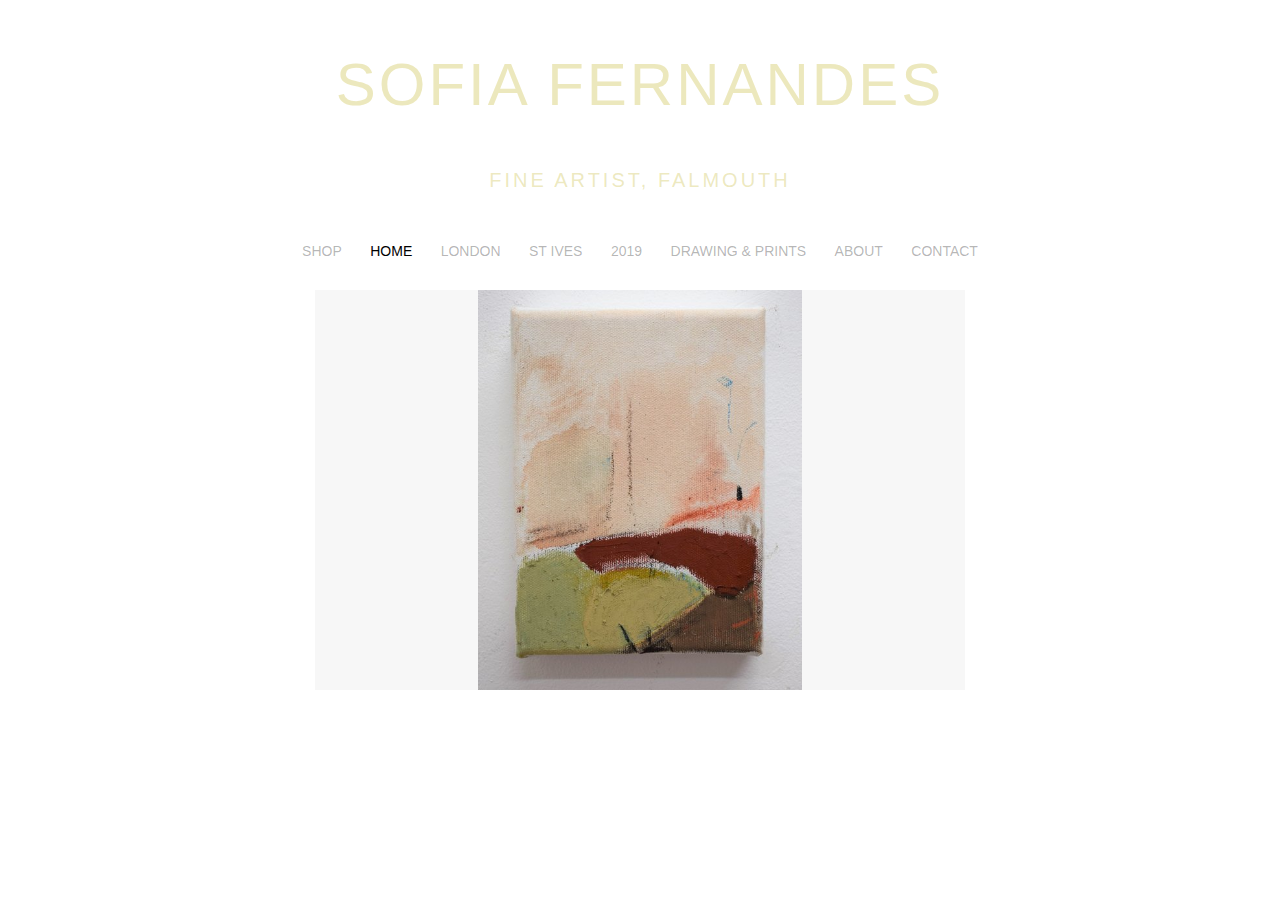
<file: index.html>
<!DOCTYPE html>
<html lang="en">
<head>
	<meta charset="UFT-8">
	<meta name="viewport" content="width=device-width, initial-scale=1.0">
	<title>Sofia Fernandes</title>
	
	<!-- === CSS === -->
	<link rel="stylesheet" href="css/style.css"/>
	<link rel="stylesheet" href="css/media-style.css"/>
</head>
<body>
	<div class="top-nav">
		<div class="tn-inner-wrap">
			<ul class="top-nav-links">
				<!--<li><a href="#">SHOP</a></li>-->
				<li class="active"><a href="#">HOME</a></li>
				<li><a href="london.html">LONDON</a></li>
				<li><a href="st-ives.html">ST IVES</a></li>
				<li><a href="2019.html">2019</a></li>
				<li><a href="drawings-prints.html">DRAWING &#38; PRINTS</a></li>
				<li><a href="about.html">ABOUT</a></li>
				<li><a href="contact.html">CONTACT</a></li>
			</ul>
			
			<div class="menu-wrap">
				<a>Menu</a>
			</div>
		</div>
	</div>

	<header class="header-content">
		<div>
		</div>
		<h1>Sofia Fernandes</h1>
		<p>FINE ARTIST, FALMOUTH</>
	</header>
	
	<nav>
		<ul class="nav-links">
			<li><a href="#">SHOP</a></li>
			<li class="active"><a href="#">HOME</a></li>
			<li><a href="london.html">LONDON</a></li>
			<li><a href="st-ives.html">ST IVES</a></li>
			<li><a href="2019.html">2019</a></li>
			<li><a href="drawings-prints.html">DRAWING &#38; PRINTS</a></li>
			<li><a href="about.html">ABOUT</a></li>
			<li><a href="contact.html">CONTACT</a></li>
		</ul>
	</nav>
	
	<section class="slideshow">
		<div class="slideshow-container fade">
			<div class="my-slides fade">
				<img src="images/slideshow/0.jfif" class="slideshow-img">
			</div>
			<div class="my-slides fade">
				<img src="images/slideshow/1.jfif" class="slideshow-img">
			</div>
			<div class="my-slides fade">
				<img src="images/slideshow/2.jfif" class="slideshow-img">
			</div>
			<div class="my-slides fade">
				<img src="images/slideshow/3.jfif" class="slideshow-img">
			</div>
			<div class="my-slides fade">
				<img src="images/slideshow/4.jfif" class="slideshow-img">
			</div>
			<div class="my-slides fade">
				<img src="images/slideshow/5.jfif" class="slideshow-img">
			</div>
			<div class="my-slides fade">
				<img src="images/slideshow/6.jfif" class="slideshow-img">
			</div>
			<div class="my-slides fade">
				<img src="images/slideshow/7.jfif" class="slideshow-img">
			</div>
			<div class="my-slides fade">
				<img src="images/slideshow/8.jfif" class="slideshow-img">
			</div>
		<div>
	</section>
	<footer>
	</footer>

	
	<script>
		let slideIndex = 0;
		showSlides();

		function showSlides() {
			let i;
			let slides = document.getElementsByClassName("my-slides");
			for (i = 0; i < slides.length; i++) {
			slides[i].style.display = "none";  
			}
			slideIndex++;
			if (slideIndex > slides.length) {slideIndex = 1}    
			slides[slideIndex-1].style.display = "block"; 
			setTimeout(showSlides, 3000); // Change image every 3 seconds
		}
		
		const menubtn = document.querySelector('.menu-wrap')
		const topNav = document.querySelector('.top-nav')
		
		menubtn.addEventListener('click', ()=>{
		topNav.classList.toggle('mobile-menu')
		})
	</script>
</body>
</html>
</file>
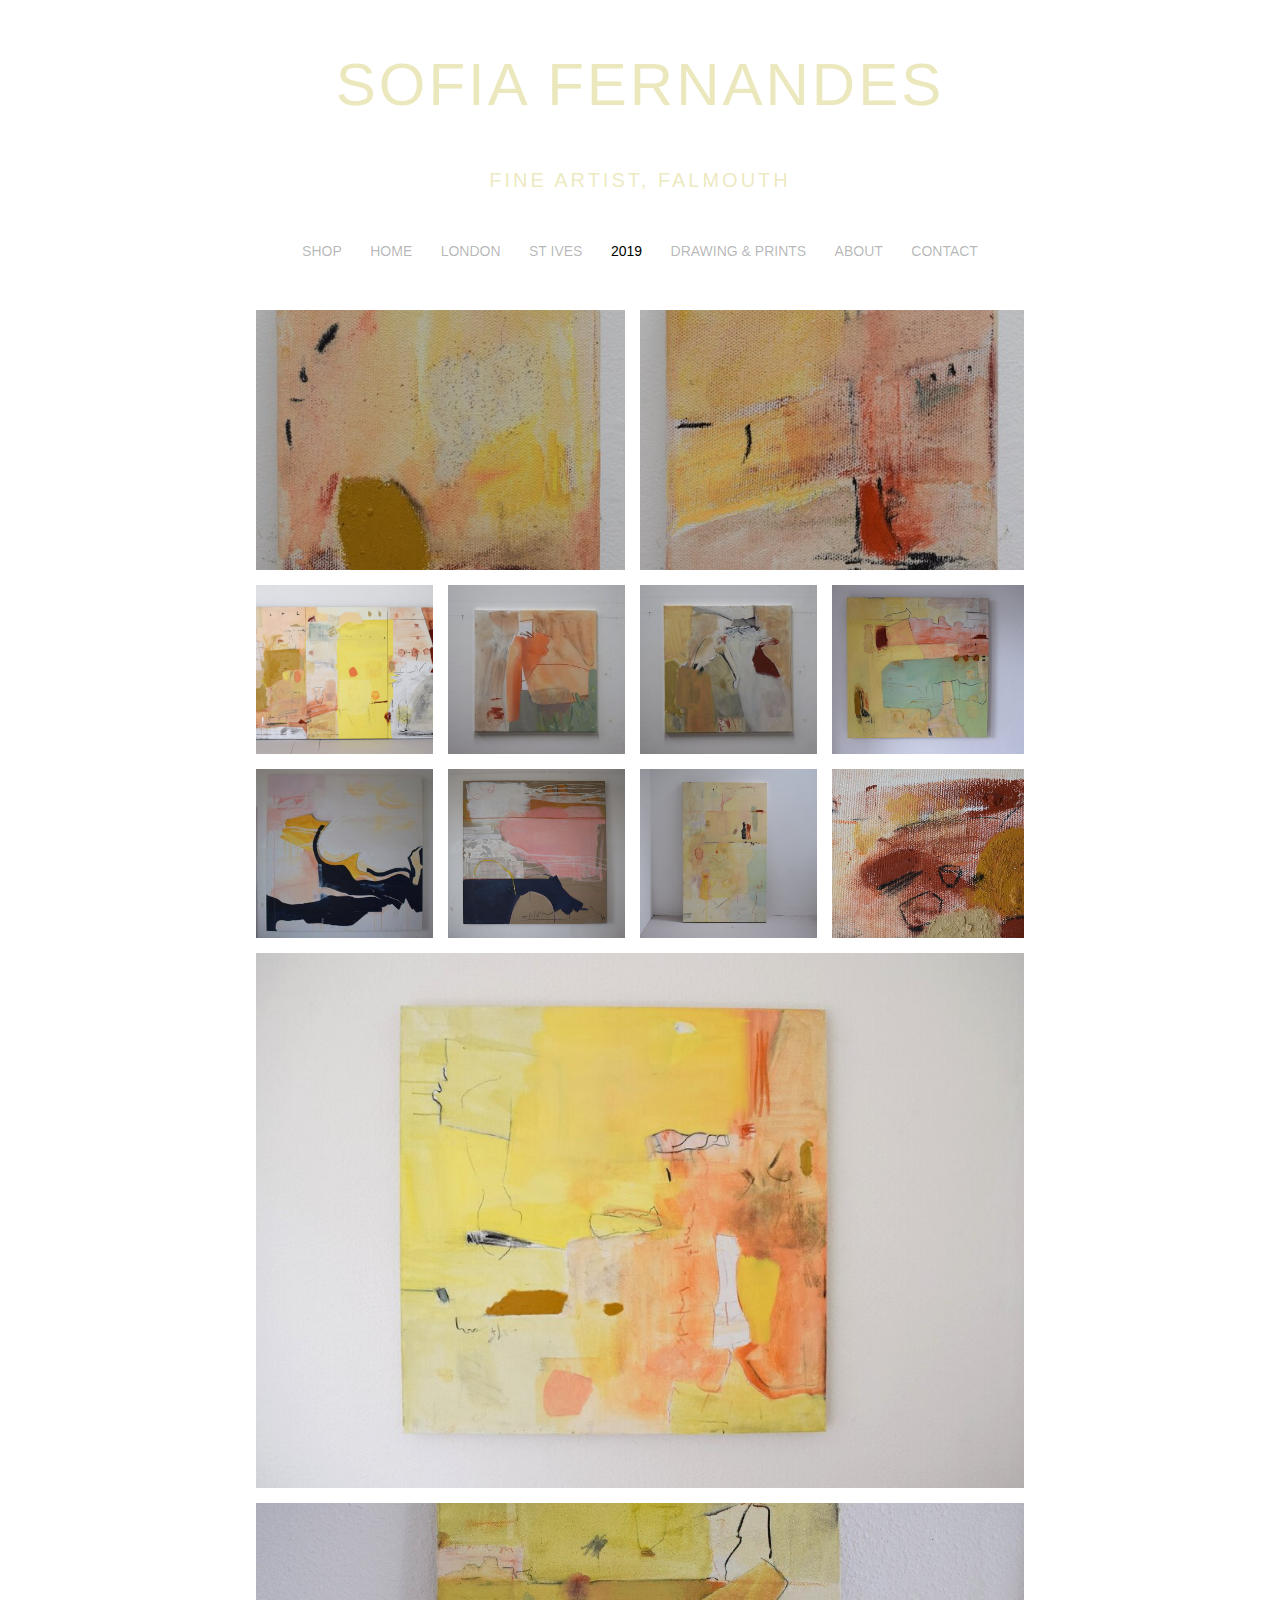
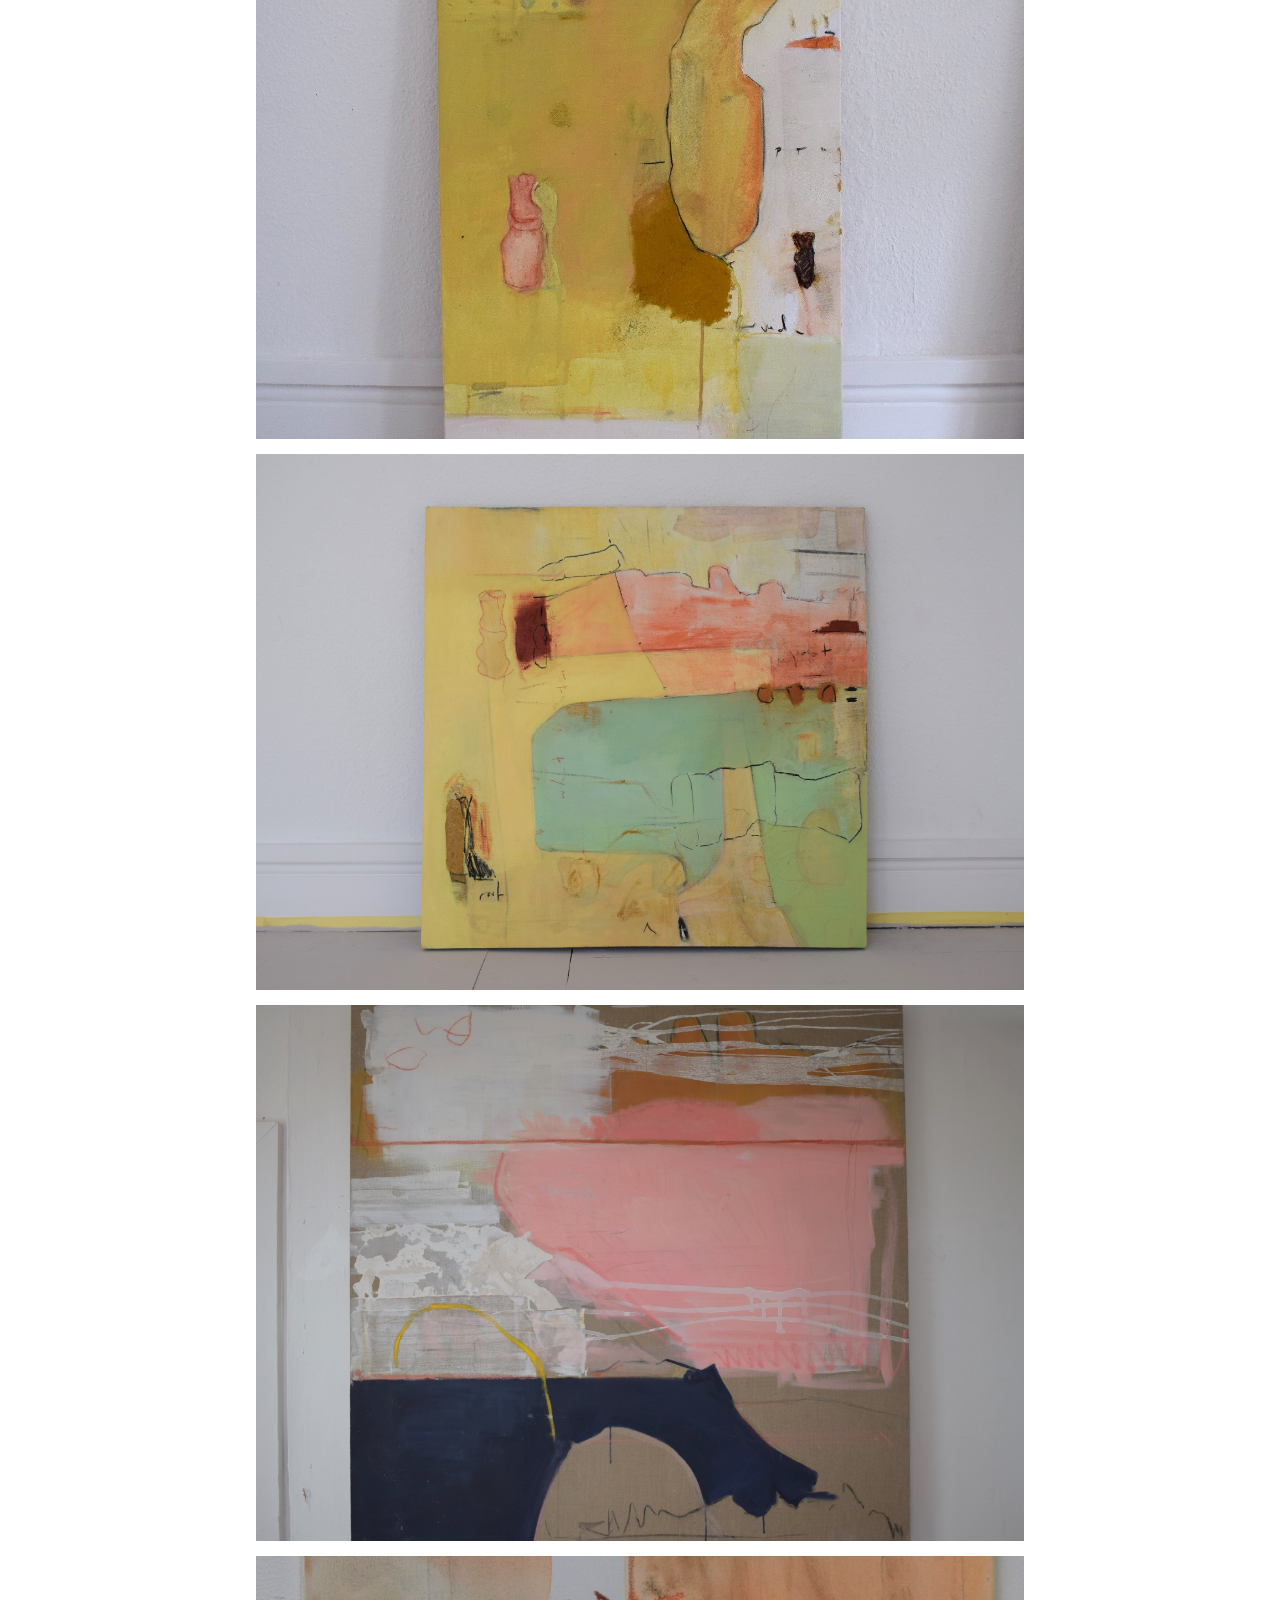
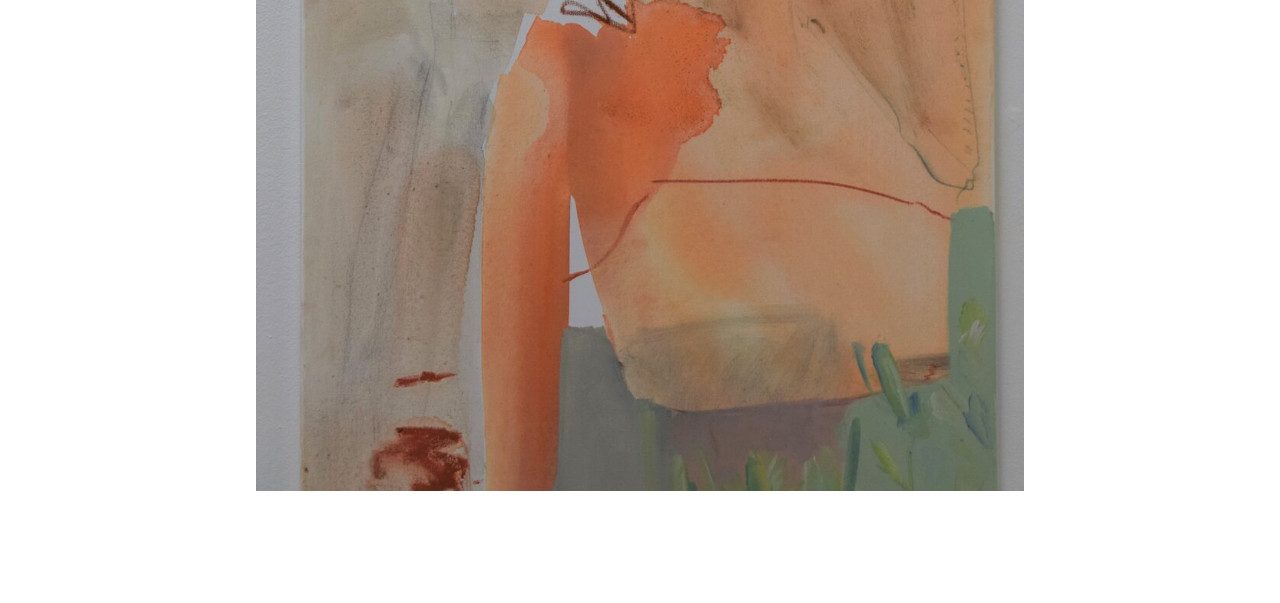
<file: 2019.html>
<!DOCTYPE html>
<html lang="en">
<head>
	<meta charset="UFT-8">
	<meta name="viewport" content="width=device-width, initial-scale=1.0">
	<title>Sofia Fernandes</title>
	
	<!-- === CSS === -->
	<link rel="stylesheet" href="css/style.css"/>
	<link rel="stylesheet" href="css/media-style.css"/>
</head>
<body>
	<div class="top-nav">
		<div class="tn-inner-wrap">
			<ul class="top-nav-links">
				<!--<li><a href="#">SHOP</a></li>-->
				<li><a href="index.html">HOME</a></li>
				<li><a href="london.html">LONDON</a></li>
				<li><a href="st-ives.html">ST IVES</a></li>
				<li class="active"><a href="">2019</a></li>
				<li><a href="drawings-prints.html">DRAWING &#38; PRINTS</a></li>
				<li><a href="about.html">ABOUT</a></li>
				<li><a href="contact.html">CONTACT</a></li>
			</ul>
			
			<div class="menu-wrap">
				<a>Menu</a>
			</div>
		</div>
	</div>

	<header class="header-content">
		<div>
		</div>
		<h1>Sofia Fernandes</h1>
		<p>FINE ARTIST, FALMOUTH</>
	</header>
	
	<nav>
		<ul class="nav-links">
			<li><a href="#">SHOP</a></li>
			<li><a href="index.html">HOME</a></li>
			<li><a href="london.html">LONDON</a></li>
			<li><a href="st-ives.html">ST IVES</a></li>
			<li class="active"><a href="#">2019</a></li>
			<li><a href="drawings-prints.html">DRAWING &#38; PRINTS</a></li>
			<li><a href="about.html">ABOUT</a></li>
			<li><a href="contact.html">CONTACT</a></li>
		</ul>
	</nav>
	
	<section class="gallery">
		<div class="gallery-content">
			<!--row 1-->
			<figure class="gallery-item gallery-item-1">
				<img src="images/2019/r1-img-1.jfif" class="gallery-img">
			</figure>
			<figure class="gallery-item gallery-item-2">
				<img src="images/2019/r1-img-2.jfif" class="gallery-img">
			</figure>
			<!--row 2-->
			<figure class="gallery-item gallery-item-3">
				<img src="images/2019/r2-img-1.png" class="gallery-img">
			</figure>
			<figure class="gallery-item gallery-item-4">
				<img src="images/2019/r2-img-2.jfif" class="gallery-img">
			</figure>
			<figure class="gallery-item gallery-item-5">
				<img src="images/2019/r2-img-3.jfif" class="gallery-img">
			</figure>
			<figure class="gallery-item gallery-item-6">
				<img src="images/2019/r2-img-4.jfif" class="gallery-img">
			</figure>
			<!--row 3-->
			<figure class="gallery-item gallery-item-7">
				<img src="images/2019/r3-img-1.jfif" class="gallery-img">
			</figure>
			<figure class="gallery-item gallery-item-8">
				<img src="images/2019/r3-img-2.jfif" class="gallery-img">
			</figure>
			<figure class="gallery-item gallery-item-9">
				<img src="images/2019/r3-img-3.jfif" class="gallery-img">
			</figure>
			<figure class="gallery-item gallery-item-10">
				<img src="images/2019/r3-img-4.jfif" class="gallery-img">
			</figure>
			<!--row 4-->
			<figure class="gallery-item gallery-item-11">
				<img src="images/2019/r4-img-1.jpg" class="gallery-img">
			</figure>
			<!--row 5-->
			<figure class="gallery-item gallery-item-12">
				<img src="images/2019/r5-img-1.jpg" class="gallery-img">
			</figure>
			<!--row 6-->
			<figure class="gallery-item gallery-item-13">
				<img src="images/2019/r6-img-1.jfif" class="gallery-img">
			</figure>
			<!--row 7-->
			<figure class="gallery-item gallery-item-14">
				<img src="images/2019/r7-img-1.jfif" class="gallery-img">
			</figure>
			<!--row 8-->
			<figure class="gallery-item gallery-item-15">
				<img src="images/2019/r8-img-1.jfif" class="gallery-img">
			</figure>
		</div>
	</section>
	
	<footer>
	</footer>

	
	<script>
		const menubtn = document.querySelector('.menu-wrap')
		const topNav = document.querySelector('.top-nav')
		
		menubtn.addEventListener('click', ()=>{
		topNav.classList.toggle('mobile-menu')
		})
	</script>
</body>
</html>

<!-- https://www.freecodecamp.org/news/how-to-create-an-image-gallery-with-css-grid-e0f0fd666a5c/ -->
</file>
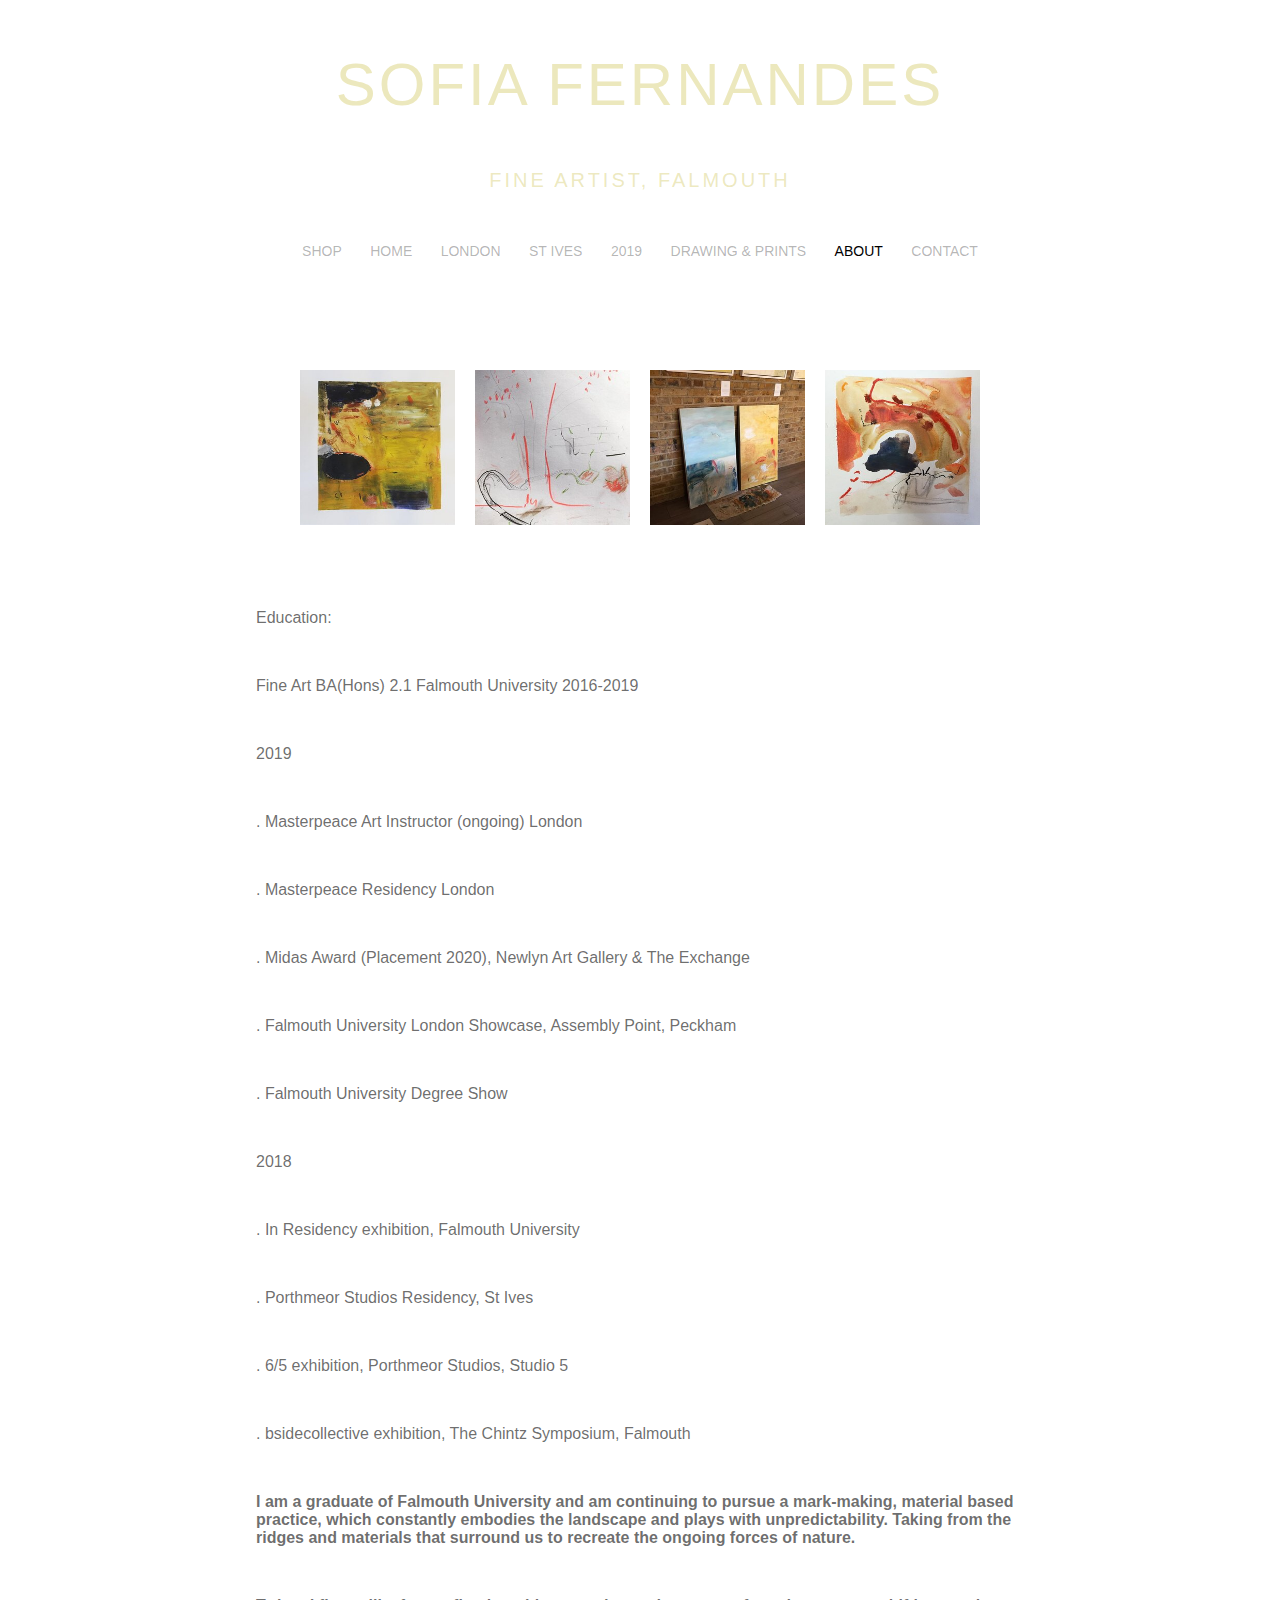
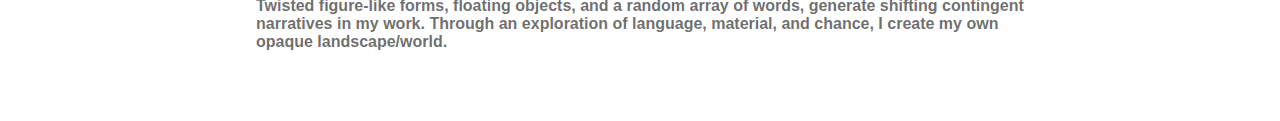
<file: about.html>
<!DOCTYPE html>
<html lang="en">
<head>
	<meta charset="UFT-8">
	<meta name="viewport" content="width=device-width, initial-scale=1.0">
	<title>Sofia Fernandes</title>
	
	<!-- === CSS === -->
	<link rel="stylesheet" href="css/style.css"/>
	<link rel="stylesheet" href="css/media-style.css"/>
</head>
<body>
	<div class="top-nav">
		<div class="tn-inner-wrap">
			<ul class="top-nav-links">
				<!--<li><a href="#">SHOP</a></li>-->
				<li><a href="index.html">HOME</a></li>
				<li><a href="london.html">LONDON</a></li>
				<li><a href="st-ives.html">ST IVES</a></li>
				<li><a href="2019.html">2019</a></li>
				<li><a href="drawings-prints.html">DRAWING &#38; PRINTS</a></li>
				<li class="active"><a href="#">ABOUT</a></li>
				<li><a href="contact.html">CONTACT</a></li>
			</ul>
			
			<div class="menu-wrap">
				<a>Menu</a>
			</div>
		</div>
	</div>

	<header class="header-content">
		<h1>Sofia Fernandes</h1>
		<p>FINE ARTIST, FALMOUTH</>
	</header>
	
	<nav>
		<ul class="nav-links">
			<li><a href="#">SHOP</a></li>
			<li><a href="index.html">HOME</a></li>
			<li><a href="london.html">LONDON</a></li>
			<li><a href="st-ives.html">ST IVES</a></li>
			<li><a href="2019.html">2019</a></li>
			<li><a href="drawings-prints.html">DRAWING &#38; PRINTS</a></li>
			<li class="active"><a href="#">ABOUT</a></li>
			<li><a href="contact.html">CONTACT</a></li>
		</ul>
	</nav>
	
	<section class="about">
		<div class="content-container">
			<div class="img-strip">
				<figure>
					<img src="images/about/img-1.jpeg">
				</figure>
				<figure>
					<img src="images/about/img-2.jpeg">
				</figure>
				<figure>
					<img src="images/about/img-3.jpeg">
				</figure>
				<figure>
					<img src="images/about/img-4.jpeg">
				</figure>
			</div>
			<div class="education">
				<p>Education:</p>
				<p>Fine Art BA(Hons) 2.1 Falmouth University 2016-2019</p>
				<p>2019 </p>
				<p>. Masterpeace Art Instructor (ongoing) London</p>
				<p>. Masterpeace Residency London</p>
				<p>. Midas Award (Placement 2020), Newlyn Art Gallery & The Exchange </p>
				<p>. Falmouth University London Showcase, Assembly Point, Peckham</p>
				<p>. Falmouth University Degree Show</p>
				<p>2018</p>
				<p>. In Residency exhibition, Falmouth University</p>
				<p>. Porthmeor Studios Residency, St Ives</p>
				<p>. 6/5 exhibition, Porthmeor Studios, Studio 5</p>
				<p>. bsidecollective exhibition, The Chintz Symposium, Falmouth</p>
				
				<p><strong>I am a graduate of Falmouth University and am continuing to pursue a mark-making, 
						   material based practice, which constantly embodies the landscape and plays with 
						   unpredictability. Taking from the ridges and materials that surround us to recreate 
						   the ongoing forces of nature.</strong></p>
				<p><strong>Twisted figure-like forms, floating objects, and a random array of words, generate 
						   shifting contingent narratives in my work. Through an exploration of language, material, 
						   and chance, I create my own opaque landscape/world.</strong></p>
			</div>
		</div>
	</section>
	
	<footer>
	</footer>

	
	<script>
		const menubtn = document.querySelector('.menu-wrap')
		const topNav = document.querySelector('.top-nav')
		
		menubtn.addEventListener('click', ()=>{
		topNav.classList.toggle('mobile-menu')
		})
	</script>
</body>
</html>

<!-- https://www.freecodecamp.org/news/how-to-create-an-image-gallery-with-css-grid-e0f0fd666a5c/ -->
</file>
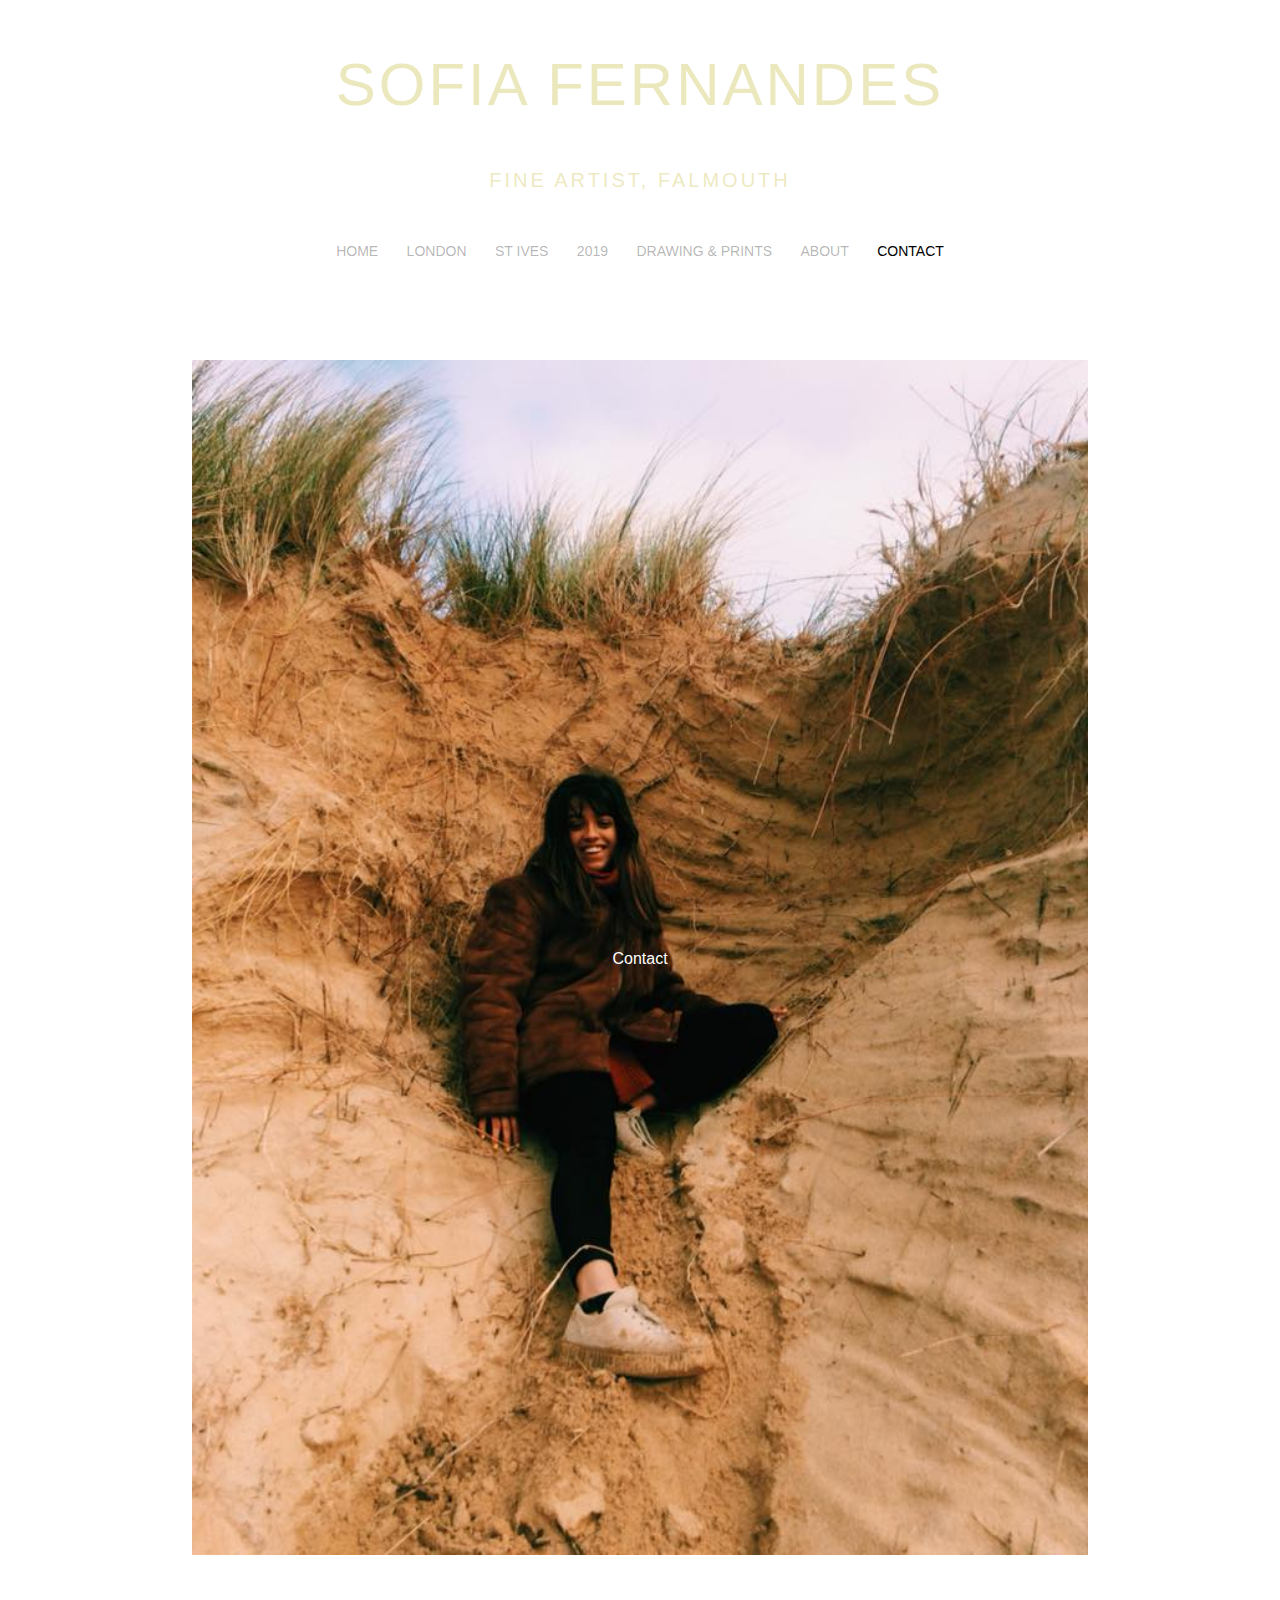
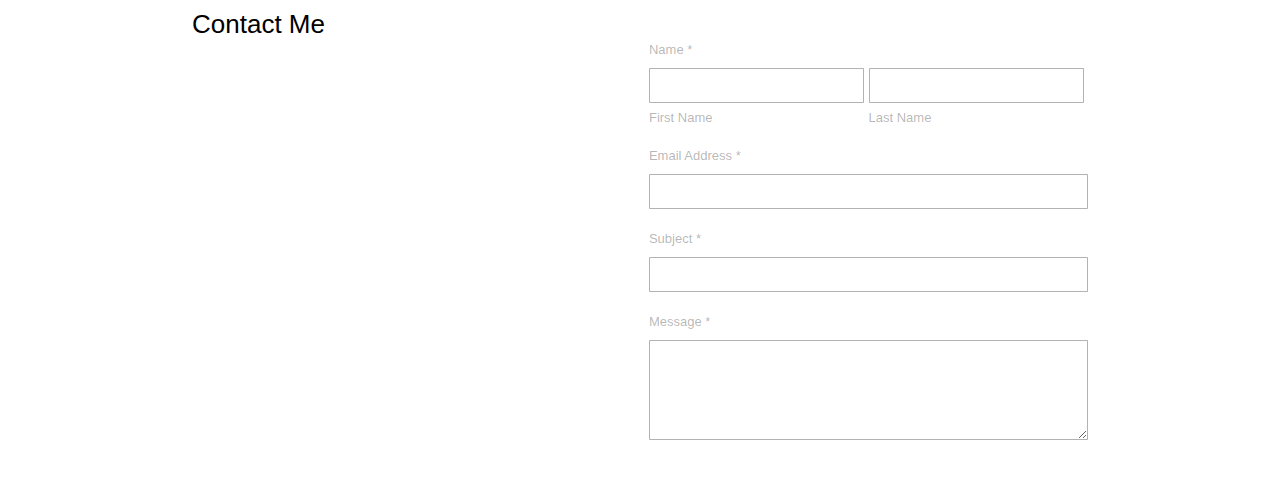
<file: contact.html>
<!DOCTYPE html>
<html lang="en">
<head>
	<meta charset="UFT-8">
	<meta name="viewport" content="width=device-width, initial-scale=1.0">
	<title>Sofia Fernandes</title>
	
	<!-- === CSS === -->
	<link rel="stylesheet" href="css/style.css"/>
	<link rel="stylesheet" href="css/media-style.css"/>
</head>
<body>
	<div class="top-nav">
		<div class="tn-inner-wrap">
			<ul class="top-nav-links">
				<li><a href="#">SHOP</a></li>
				<li><a href="index.html">HOME</a></li>
				<li><a href="london.html">LONDON</a></li>
				<li><a href="st-ives.html">ST IVES</a></li>
				<li><a href="2019.html">2019</a></li>
				<li><a href="drawings-prints.html">DRAWING &#38; PRINTS</a></li>
				<li><a href="about.html">ABOUT</a></li>
				<li class="active"><a href="">CONTACT</a></li>
			</ul>
			
			<div class="menu-wrap">
				<a>Menu</a>
			</div>
		</div>
	</div>

	<header class="header-content">
		<div>
		</div>
		<h1>Sofia Fernandes</h1>
		<p>FINE ARTIST, FALMOUTH</>
	</header>
	
	<nav>
		<ul class="nav-links">
			<!--<li><a href="#">SHOP</a></li>-->
			<li><a href="index.html">HOME</a></li>
			<li><a href="london.html">LONDON</a></li>
			<li><a href="st-ives.html">ST IVES</a></li>
			<li><a href="2019.html">2019</a></li>
			<li><a href="drawings-prints.html">DRAWING &#38; PRINTS</a></li>
			<li><a href="about.html">ABOUT</a></li>
			<li class="active"><a href="#">CONTACT</a></li>
		</ul>
	</nav>
	
	<section class="contact">
		<div class="content-container">
			<div class="page-image"> <!-- Class name needs changing -->
				<figure>
					<img src="images/contact/img-1.jpg">
				</figure>
				<p>Contact</p>
			</div>
			
			<div class="contact-form">
				<div class="form-content">
					<div class="form-title">
						<h2>Contact Me</h2>
					</div>
					<div class="form">
						<div class="name-section">
							<label for="name">Name *</label><br>
							<input type="text" id="fname" value="">
							<input type="text" id="lname" value="">
							<label for="name" class="first-name">First Name</label>
							<label for="name" class="last-name">Last Name</label>
						</div>
						<div class="email-section">
							<label for="email">Email Address *</label><br>
							<input type="text" id="email" value="">
						</div>
						<div class="Subject-section">
							<label for="subject">Subject *</label><br>
							<input type="text" id="subject" value="">
						</div>
						<div class="message-section">
							<label for="messgae">Message *</label><br>
							<textarea aria-required="true"></textarea>
						</div>
					</div>
				</div>
			</div>
		</div>
	</section>
	
	<footer>
	</footer>

	
	<script>
		const menubtn = document.querySelector('.menu-wrap')
		const topNav = document.querySelector('.top-nav')
		
		menubtn.addEventListener('click', ()=>{
		topNav.classList.toggle('mobile-menu')
		})
	</script>
</body>
</html>

<!-- https://www.freecodecamp.org/news/how-to-create-an-image-gallery-with-css-grid-e0f0fd666a5c/ -->
</file>
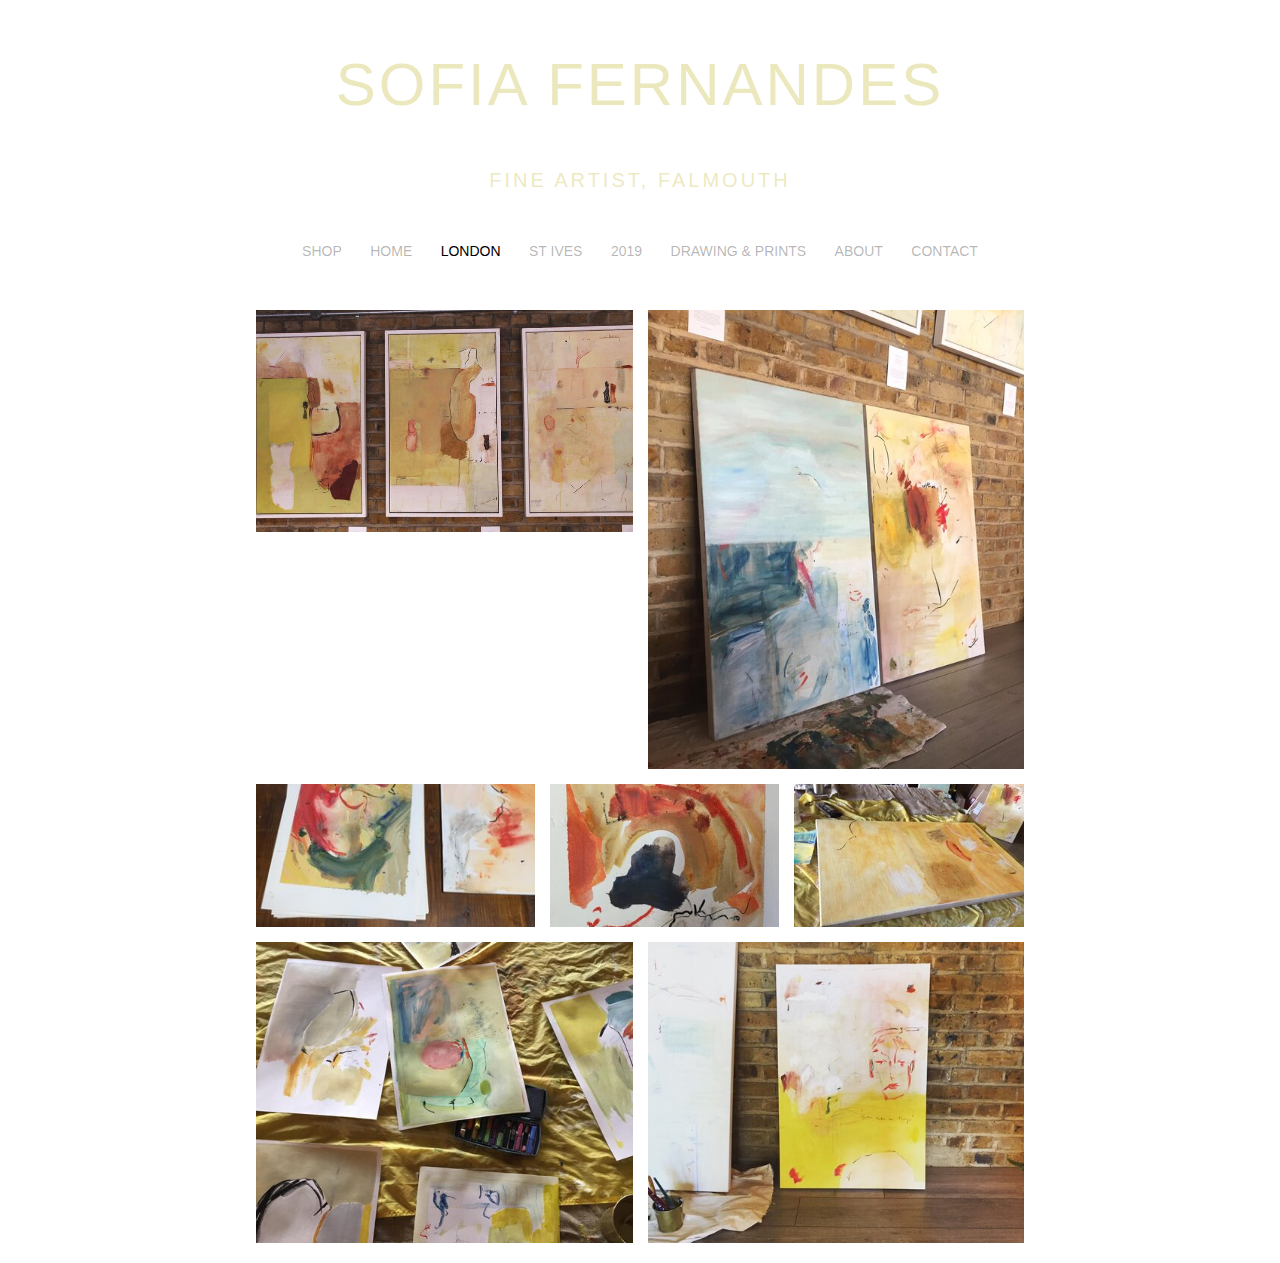
<file: london.html>
<!DOCTYPE html>
<html lang="en">
<head>
	<meta charset="UFT-8">
	<meta name="viewport" content="width=device-width, initial-scale=1.0">
	<title>Sofia Fernandes</title>
	
	<!-- === CSS === -->
	<link rel="stylesheet" href="css/style.css"/>
	<link rel="stylesheet" href="css/media-style.css"/>
</head>
<body>
	<div class="top-nav">
		<div class="tn-inner-wrap">
			<ul class="top-nav-links">
				<!--<li><a href="#">SHOP</a></li>-->
				<li><a href="index.html">HOME</a></li>
				<li class="active"><a href="#">LONDON</a></li>
				<li><a href="st-ives.html">ST IVES</a></li>
				<li><a href="2019.html">2019</a></li>
				<li><a href="drawings-prints.html">DRAWING &#38; PRINTS</a></li>
				<li><a href="about.html">ABOUT</a></li>
				<li><a href="contact.html">CONTACT</a></li>
			</ul>
			
			<div class="menu-wrap">
				<a>Menu</a>
			</div>
		</div>
	</div>

	<header class="header-content">
		<div>
		</div>
		<h1>Sofia Fernandes</h1>
		<p>FINE ARTIST, FALMOUTH</>
	</header>
	
	<nav>
		<ul class="nav-links">
			<li><a href="#">SHOP</a></li>
			<li><a href="index.html">HOME</a></li>
			<li class="active"><a href="#">LONDON</a></li>
			<li><a href="st-ives.html">ST IVES</a></li>
			<li><a href="2019.html">2019</a></li>
			<li><a href="drawings-prints.html">DRAWING &#38; PRINTS</a></li>
			<li><a href="about.html">ABOUT</a></li>
			<li><a href="contact.html">CONTACT</a></li>
		</ul>
	</nav>
	
	<section class="gallery">
		<div class="london-gallery-content">
			<figure class="gallery-item gallery-item--1">
				<img src="images/london/img-1.jpg" class="gallery-img">
			</figure>
			<figure class="gallery-item gallery-item--2">
				<img src="images/london/img-2.jpg" class="gallery-img">
			</figure>
			<figure class="gallery-item gallery-item--3">
				<img src="images/london/img-3.jpg" class="gallery-img">
			</figure>
			<figure class="gallery-item gallery-item--4">
				<img src="images/london/img-4.jpg" class="gallery-img">
			</figure>
			<figure class="gallery-item gallery-item--5">
				<img src="images/london/img-5.jpg" class="gallery-img">
			</figure>
			<figure class="gallery-item gallery-item--6">
				<img src="images/london/img-6.jpg" class="gallery-img">
			</figure>
			<figure class="gallery-item gallery-item--7">
				<img src="images/london/img-7.jpg" class="gallery-img">
			</figure>
		</div>
	</section>
	
	<footer>
	</footer>

	
	<script>
		const menubtn = document.querySelector('.menu-wrap')
		const topNav = document.querySelector('.top-nav')
		
		menubtn.addEventListener('click', ()=>{
		topNav.classList.toggle('mobile-menu')
		})
	</script>
</body>
</html>

<!-- https://www.freecodecamp.org/news/how-to-create-an-image-gallery-with-css-grid-e0f0fd666a5c/ -->
</file>
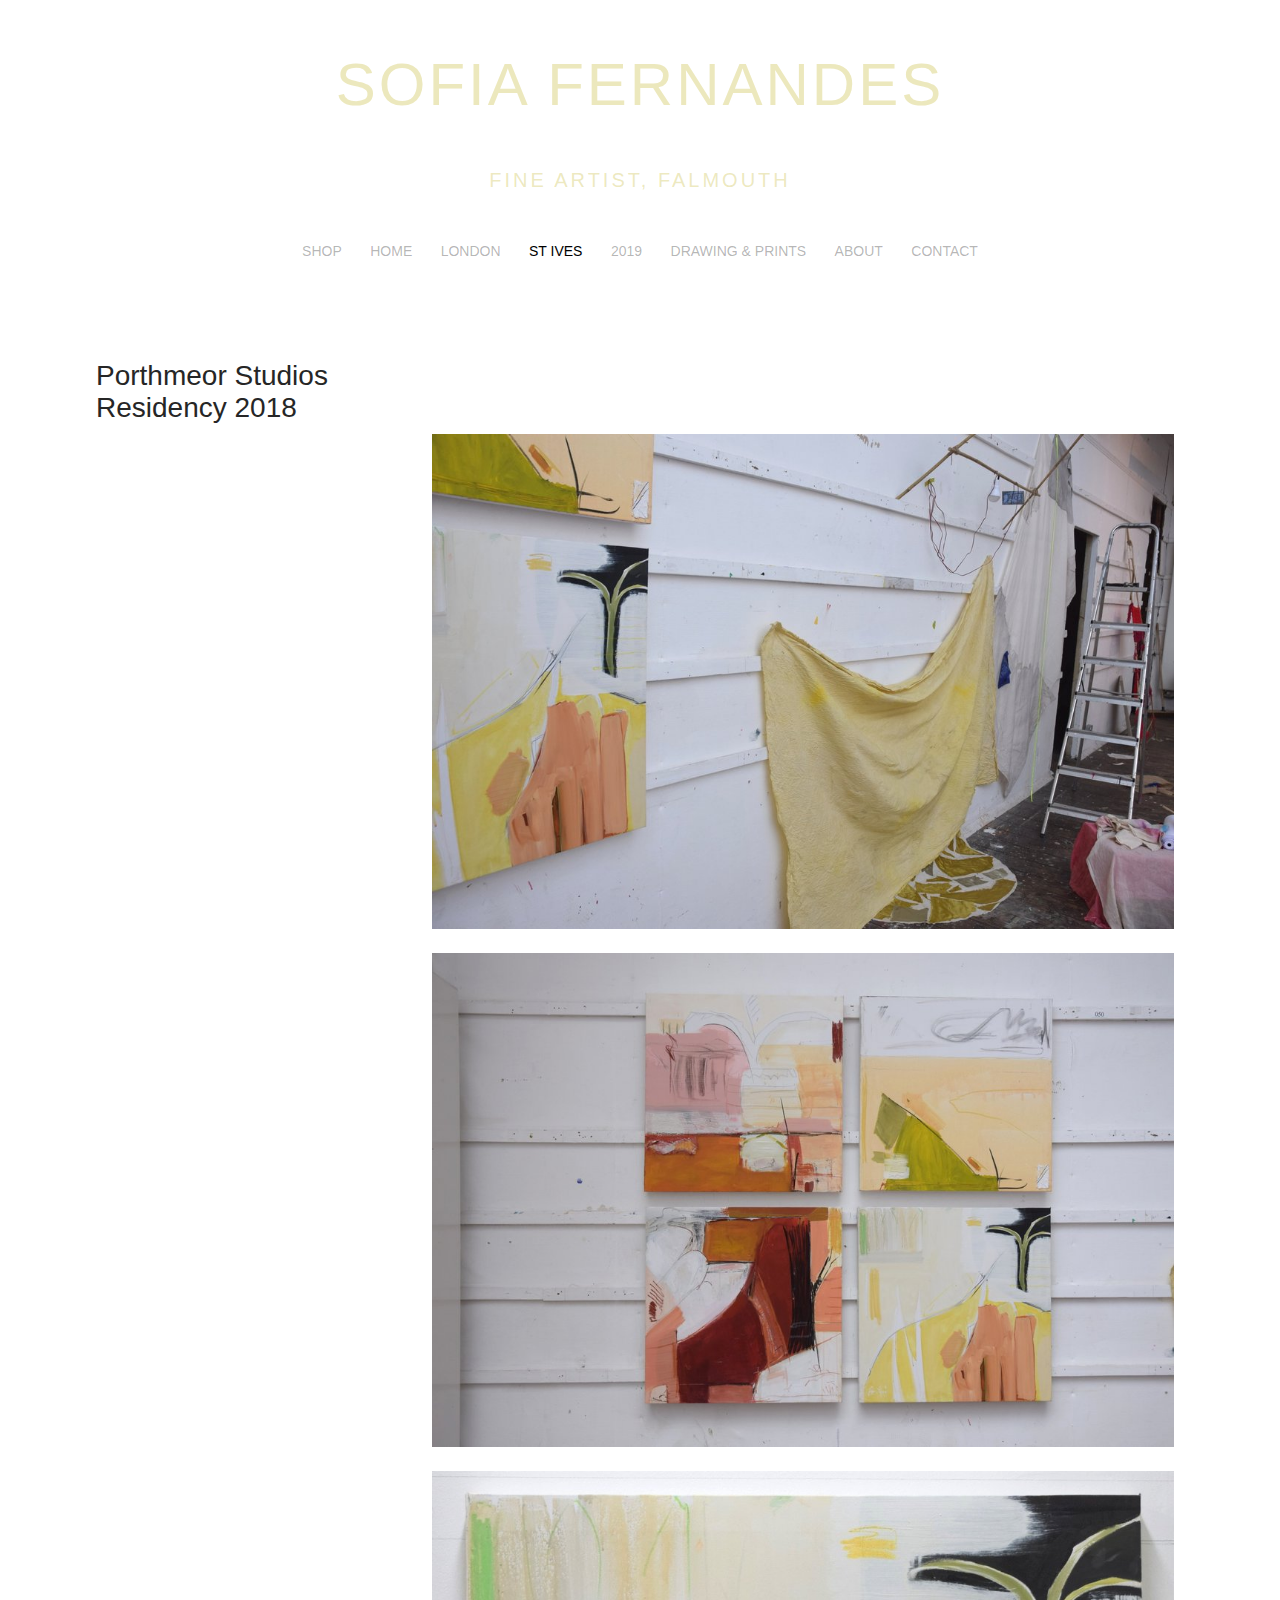
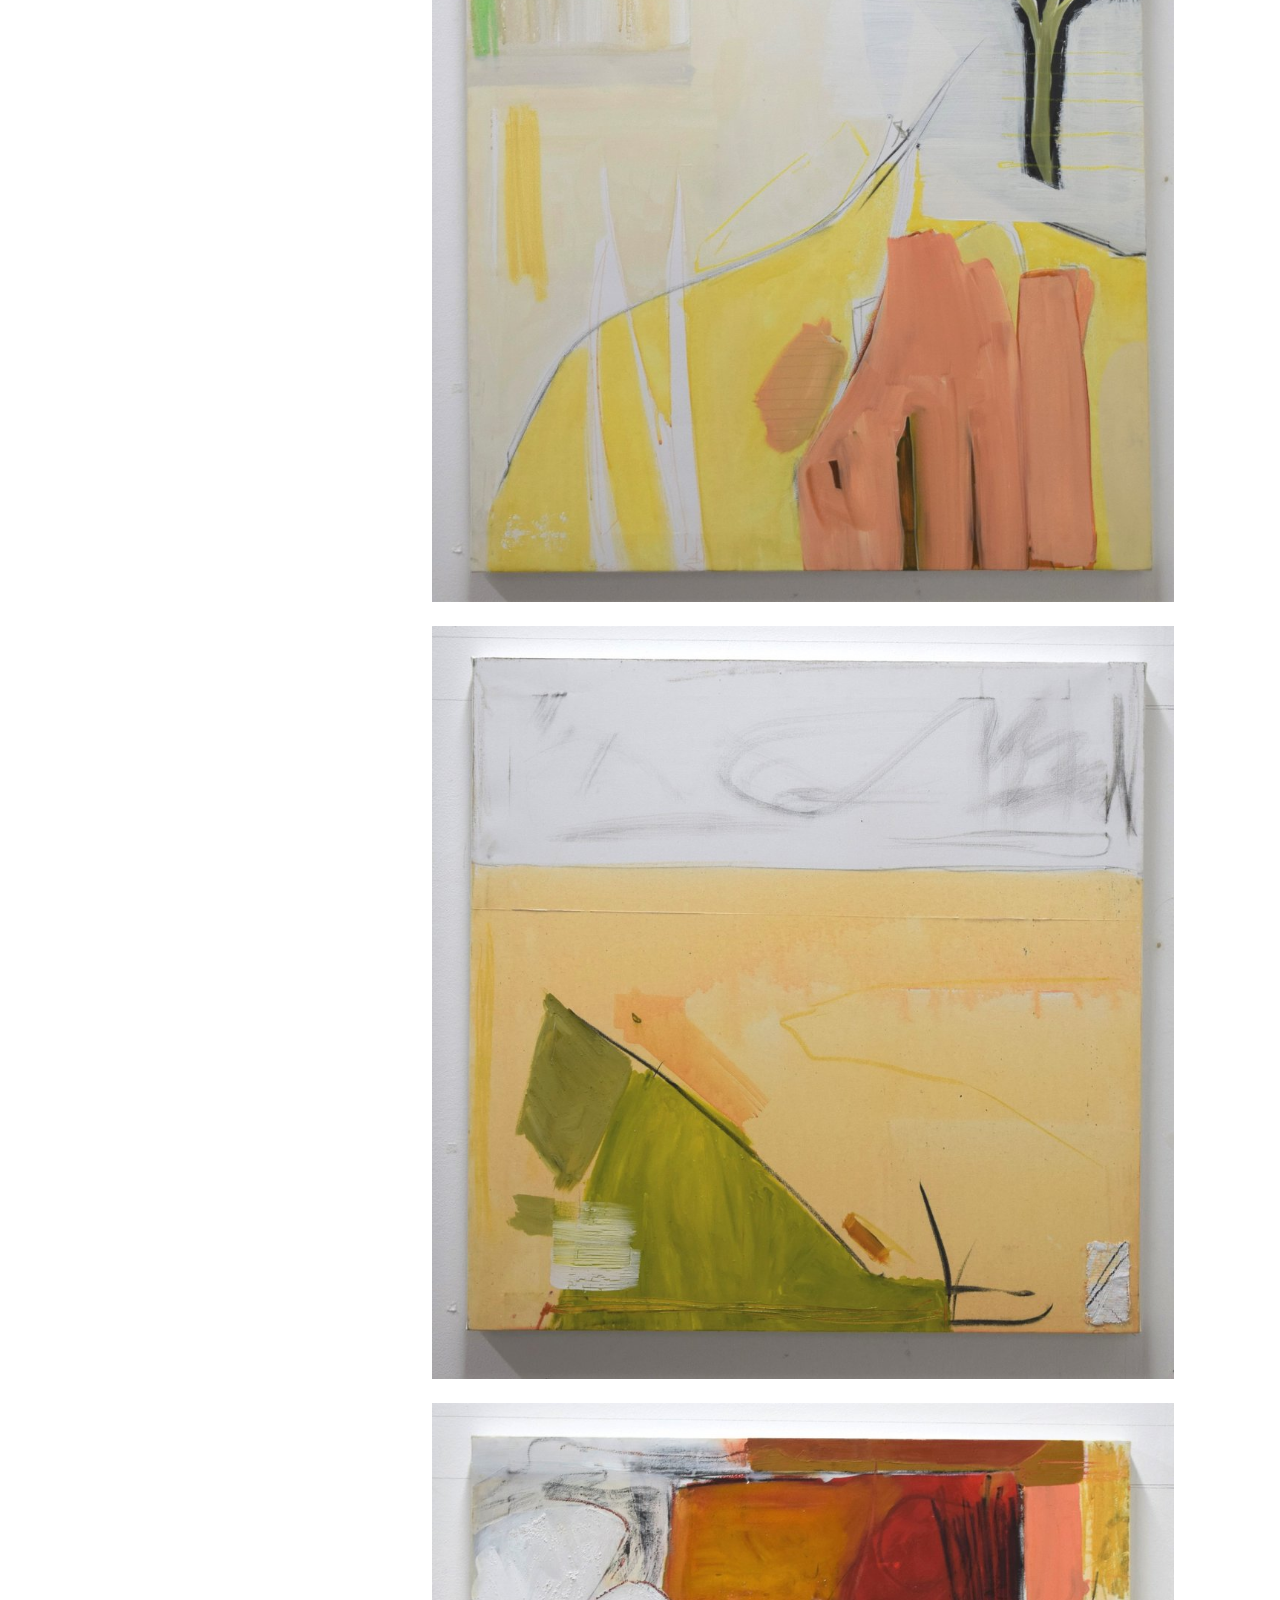
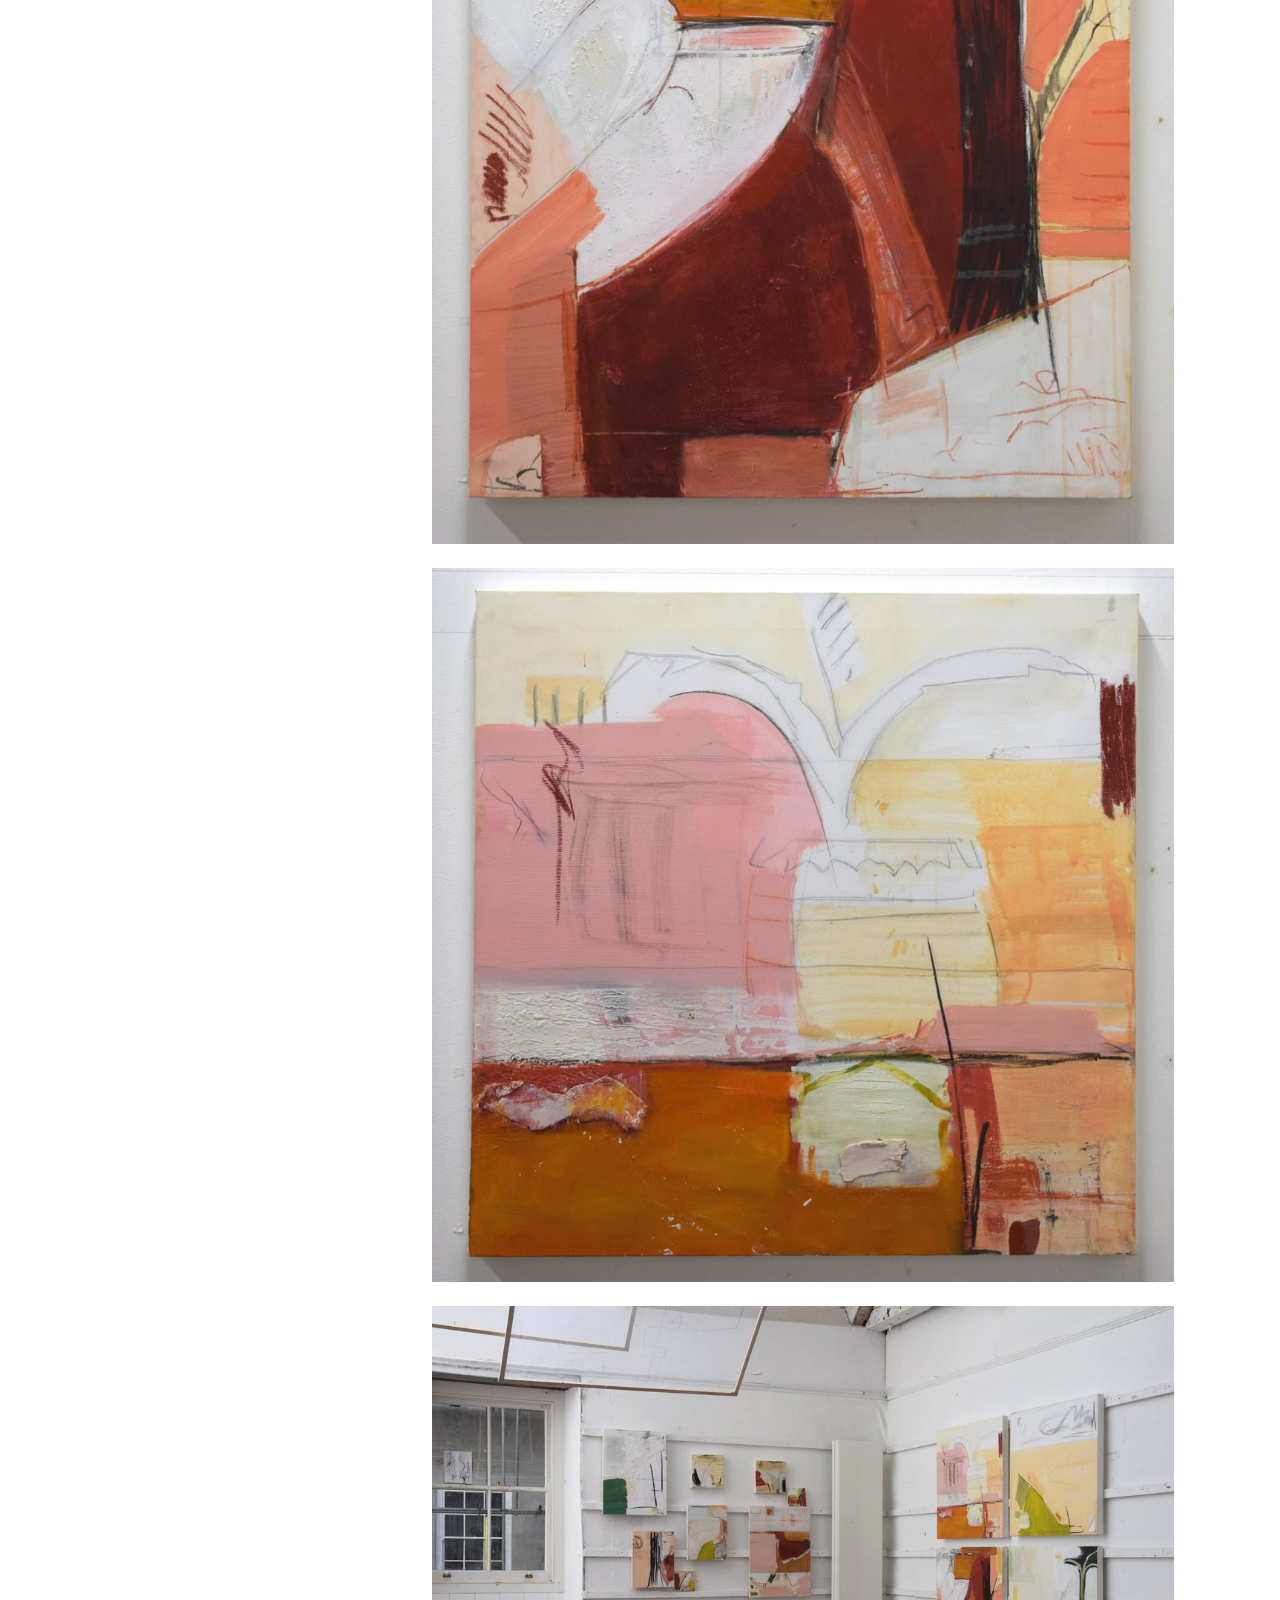
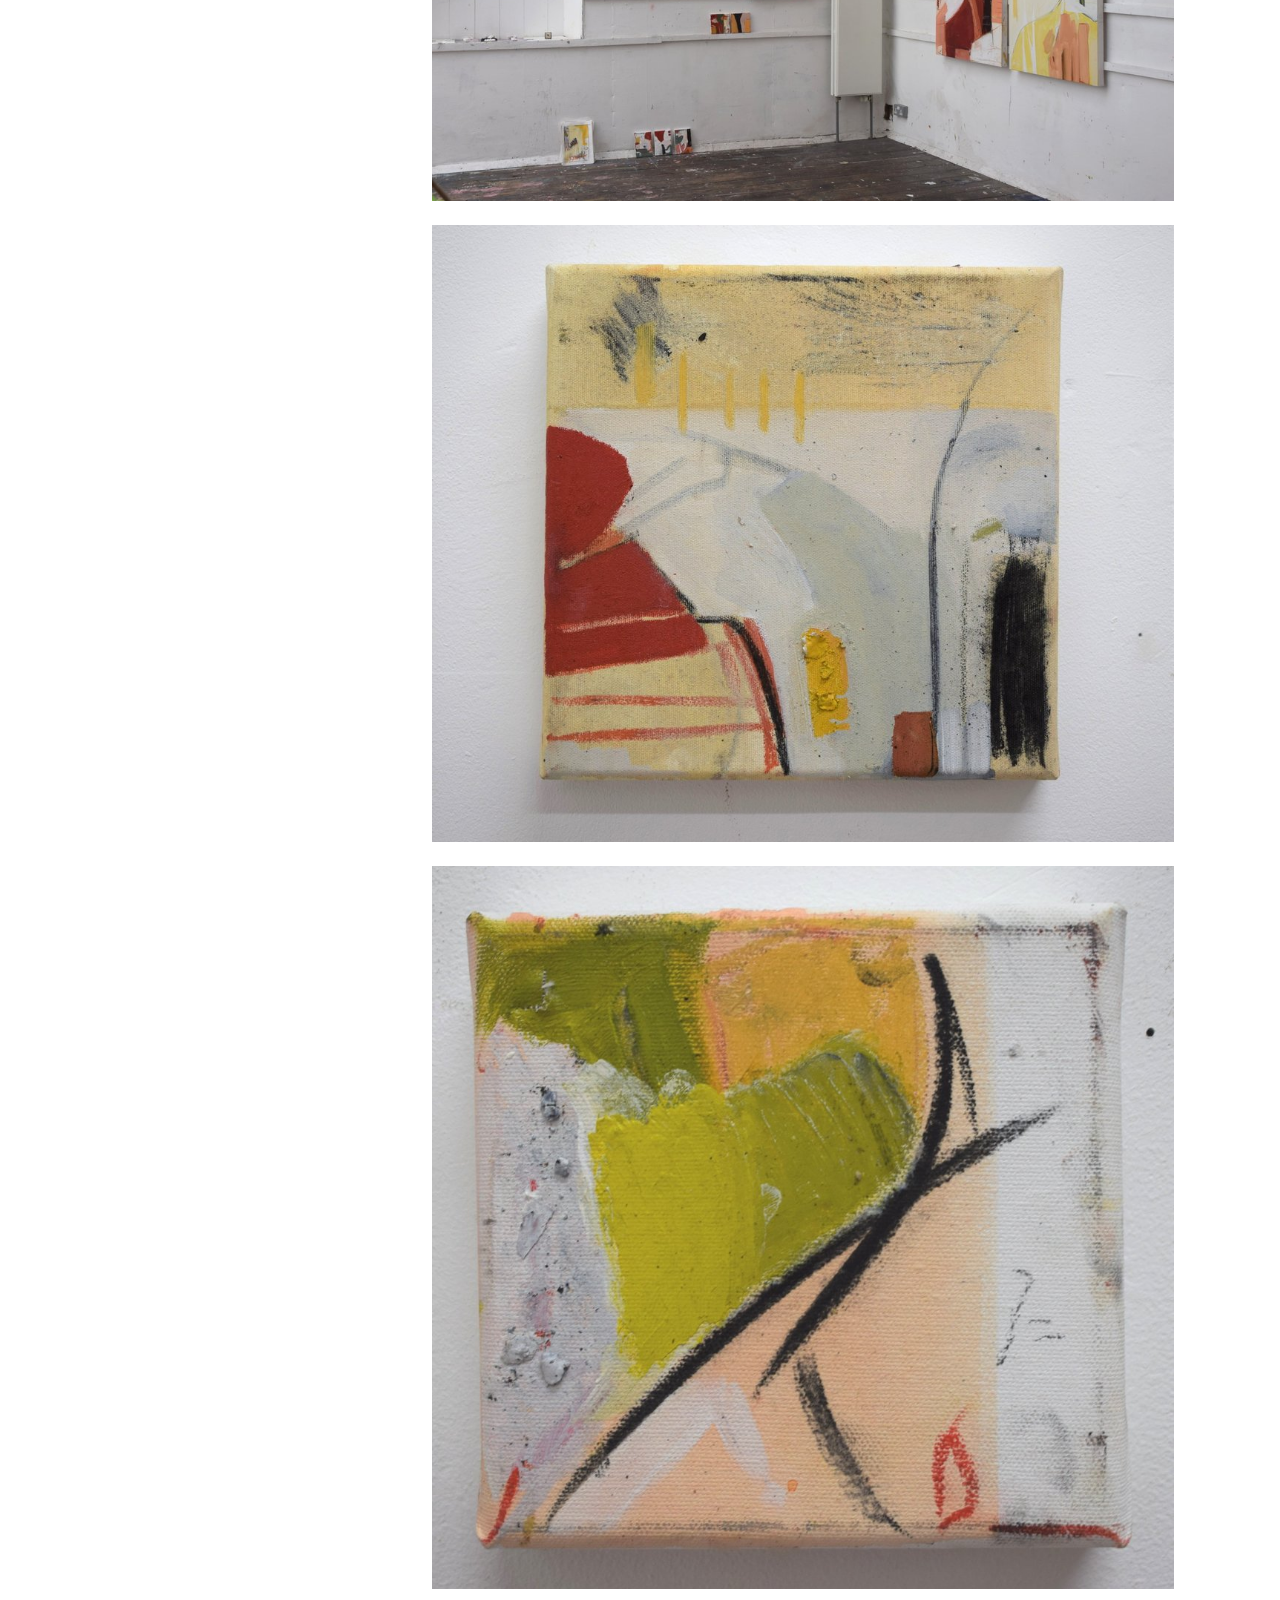
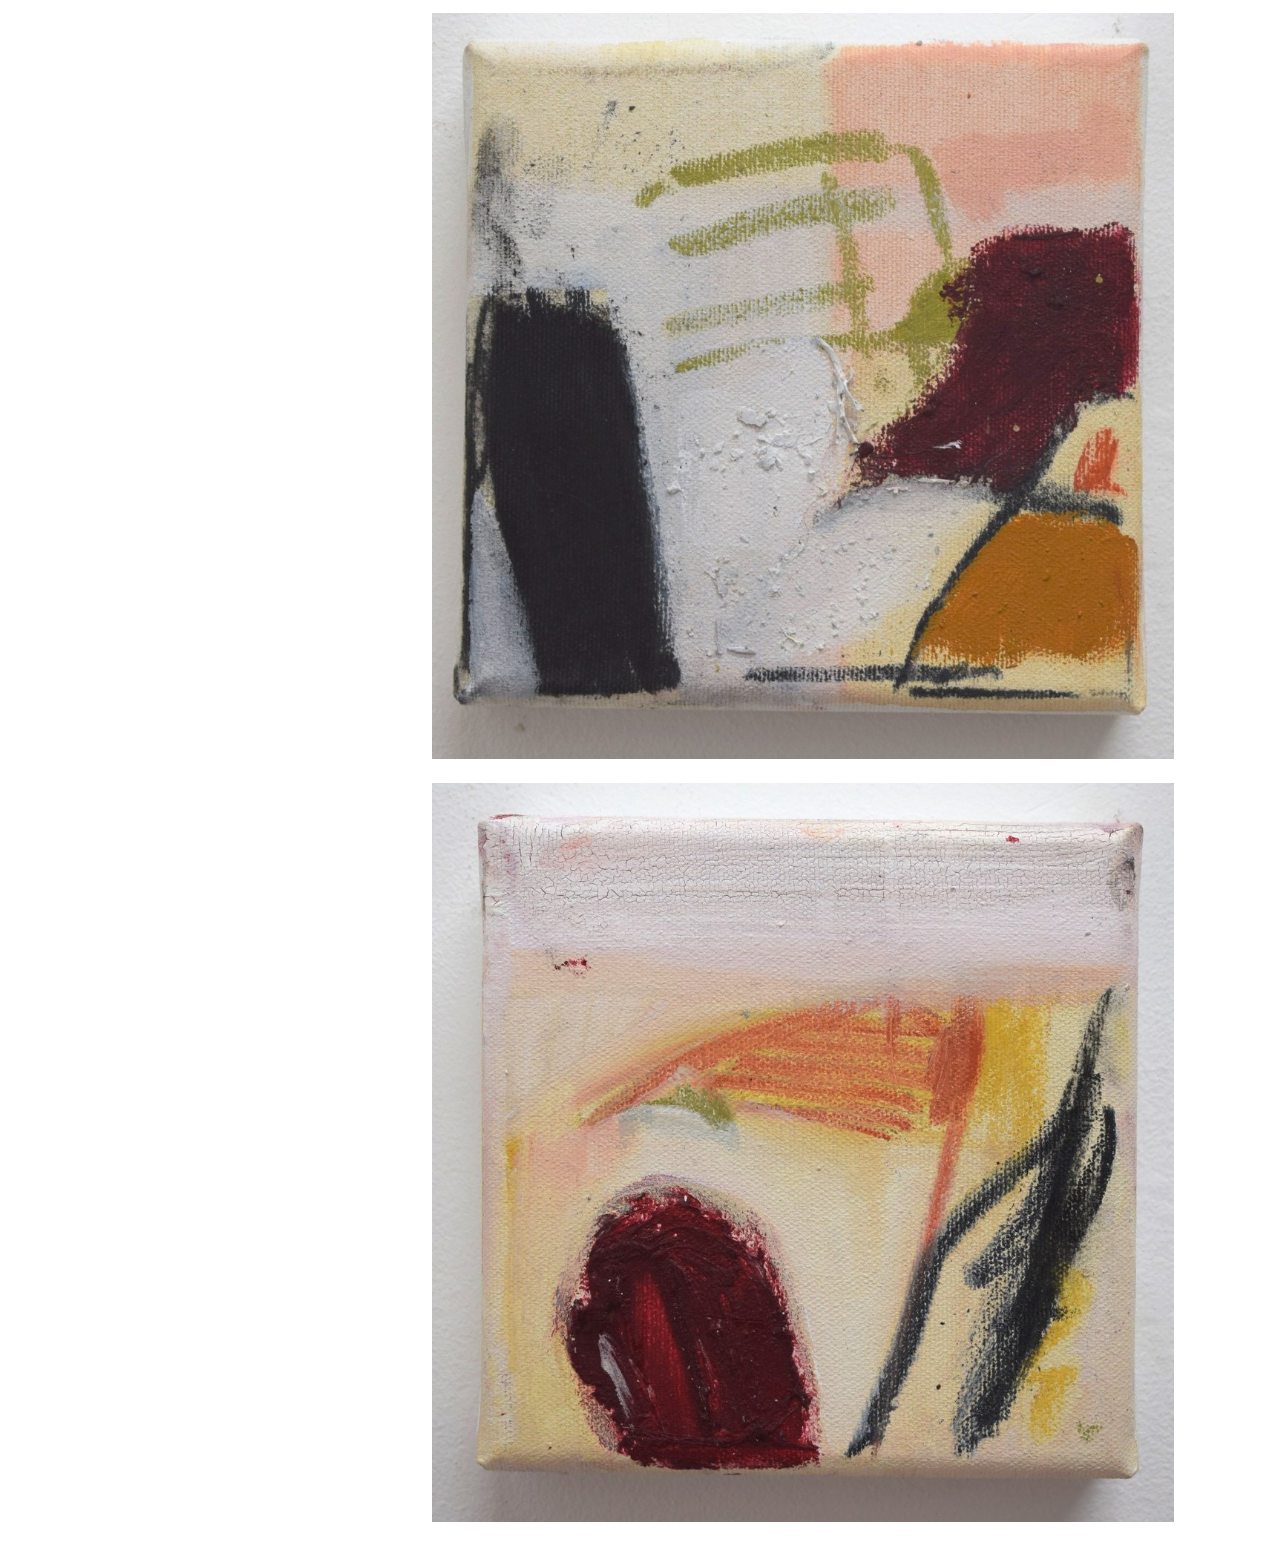
<file: st-ives.html>
<!DOCTYPE html>
<html lang="en">
<head>
	<meta charset="UFT-8">
	<meta name="viewport" content="width=device-width, initial-scale=1.0">
	<title>Sofia Fernandes</title>
	
	<!-- === CSS === -->
	<link rel="stylesheet" href="css/style.css"/>
	<link rel="stylesheet" href="css/media-style.css"/>
</head>
<body>
	<div class="top-nav">
		<div class="tn-inner-wrap">
			<ul class="top-nav-links">
				<!--<li><a href="#">SHOP</a></li>-->
				<li><a href="index.html">HOME</a></li>
				<li><a href="london.html">LONDON</a></li>
				<li class="active"><a href="#">ST IVES</a></li>
				<li><a href="2019.html">2019</a></li>
				<li><a href="drawings-prints.html">DRAWING &#38; PRINTS</a></li>
				<li><a href="about.html">ABOUT</a></li>
				<li><a href="contact.html">CONTACT</a></li>
			</ul>
			
			<div class="menu-wrap">
				<a>Menu</a>
			</div>
		</div>
	</div>

	<header class="header-content">
		<div>
		</div>
		<h1>Sofia Fernandes</h1>
		<p>FINE ARTIST, FALMOUTH</>
	</header>
	
	<nav>
		<ul class="nav-links">
			<li><a href="#">SHOP</a></li>
			<li><a href="index.html">HOME</a></li>
			<li><a href="london.html">LONDON</a></li>
			<li class="active"><a href="#">ST IVES</a></li>
			<li><a href="2019.html">2019</a></li>
			<li><a href="drawings-prints.html">DRAWING &#38; PRINTS</a></li>
			<li><a href="about.html">ABOUT</a></li>
			<li><a href="contact.html">CONTACT</a></li>
		</ul>
	</nav>
	
	<section class="showcase">
		<div class="showcase-container">
			<div class="showcase-title">
				<h2>Porthmeor Studios Residency 2018</h2>
			</div>
			<div class="img-list">
				<figure class="showcase-item">
					<img src="images/st-ives/si-img-1.jfif" class="">
				</figure>
				<figure class="showcase-item">
					<img src="images/st-ives/si-img-2.jfif" class="showcase-img">
				</figure>
				<figure class="showcase-item">
					<img src="images/st-ives/si-img-3.jfif" class="showcase-img">
				</figure>
				<figure class="showcase-item">
					<img src="images/st-ives/si-img-4.jfif" class="showcase-img">
				</figure>
				<figure class="showcase-item">
					<img src="images/st-ives/si-img-5.jfif" class="showcase-img">
				</figure>
				<figure class="showcase-item">
					<img src="images/st-ives/si-img-6.jfif" class="showcase-img">
				</figure>
				<figure class="showcase-item">
					<img src="images/st-ives/si-img-7.jfif" class="showcase-img">
				</figure>
				<figure class="showcase-item">
					<img src="images/st-ives/si-img-8.jfif" class="showcase-img">
				</figure>
				<figure class="showcase-item">
					<img src="images/st-ives/si-img-9.jfif" class="showcase-img">
				</figure>
				<figure class="showcase-item">
					<img src="images/st-ives/si-img-10.jfif" class="showcase-img">
				</figure>
				<figure class="showcase-item">
					<img src="images/st-ives/si-img-11.jfif" class="showcase-img">
				</figure>
			</div>
		</div>
	</section>
	
	<footer>
	</footer>

	
	<script>
		const menubtn = document.querySelector('.menu-wrap')
		const topNav = document.querySelector('.top-nav')
		
		menubtn.addEventListener('click', ()=>{
		topNav.classList.toggle('mobile-menu')
		})
	</script>
</body>
</html>

<!-- https://www.freecodecamp.org/news/how-to-create-an-image-gallery-with-css-grid-e0f0fd666a5c/ -->
</file>
<file: css/style.css>
:root{
	--background-color: #FAFAFA;
	--header-color: rgba( 193, 180, 37, .3);
	
	/* Navigation Color */
	--navigation-link-color: rgba( 0, 0, 0, .3);
	--navigation-hover-color: rgba( 0, 0, 0, 1);
}

/*Global
---------------------------------------------------------*/
*{
	margin: 0px;
	padding: 0px;
	box-sizing: border-box;
}

body, html{
	overflow-x: hidden;
	font-family: Varela Round,arial,sans-serif;
}

.london-gallery-content,
.gallery-content,
.about .content-container{
	width: 60%;
	margin: 0 auto;
}

/*Header 
---------------------------------------------------------*/
.header-content{
	width: 100%;
	padding-top: 50px;
	text-align: center;
}

.header-content h1, 
.header-content p{
	letter-spacing: 3px;
	color: var(--header-color);
	font-weight: 400;
	font-style: normal
}

.header-content h1{
	font-size: 60px;
	text-transform: uppercase;
	cursor: pointer;
	
	transition: .3s ease;
}

.header-content p{
	font-size: 20px;
	padding-top: 50px;
}

/*Top - Navigation
---------------------------------------------------------*/
.top-nav{
	display: none;
}

/*Navigation
---------------------------------------------------------*/
.nav-links{
	text-align: center;
	justify-content: center;
	padding-top: 50px;
}

.nav-links li{
	display: inline;
	list-style: none;
	margin: 10px 12px;
}

.nav-links a{
	text-decoration: none;
	color: var(--navigation-link-color);
	font-size: 14px;
}

.nav-links a:hover{
	color: var(--navigation-hover-color);
}

.nav-links .active a{
	color: var(--navigation-hover-color);
}

/*Index Slideshow
---------------------------------------------------------*/
.slideshow{
	padding-top: 30px;
}

.slideshow-container{
	width: 650px;
	height: 400px;
	margin: 0 auto;
	text-align: center;
	
	background-color: rgba( 0, 0, 0, .03);
	
	text-align: center;
	
	transition: .3s ease;
}

.slideshow-img{
	height: 400px;
	width: auto;
}

/*London Gallery Page
---------------------------------------------------------*/
.london-gallery-content{
	padding-top: 50px;
	
	display: grid;
    grid-template-columns: repeat(16, 1fr);
    grid-template-rows: repeat(12, 5vw);
    grid-gap: 15px;
}

.london-gallery-content .gallery-img{
	width: 100%;
    height: 100%;
    object-fit: cover;
}

.gallery-item--1 {
    grid-column-start: 1;
    grid-column-end: 9;
    grid-row-start: 1;
    grid-row-end: 4;
}

.gallery-item--2 {
    grid-column-start: 9;
    grid-column-end: 17;
    grid-row-start: 1;
    grid-row-end: 7;
}

.gallery-item--3 {
    grid-column-start: 1;
    grid-column-end: 7;
    grid-row-start: 7;
    grid-row-end: 9;
}

.gallery-item--4 {
    grid-column-start: 7;
    grid-column-end: 12;
    grid-row-start: 7;
    grid-row-end: 9;
}

.gallery-item--5 {
    grid-column-start: 12;
    grid-column-end: 17;
    grid-row-start: 7;
    grid-row-end: 9;
}

.gallery-item--6 {
    grid-column-start: 1;
    grid-column-end: 9;
    grid-row-start: 9;
    grid-row-end: 13;
}

.gallery-item--7 {
    grid-column-start: 9;
    grid-column-end: 17;
    grid-row-start: 9;
    grid-row-end: 13;
}

/*2019 Gallery Page
---------------------------------------------------------*/
.gallery-content{
	padding-top: 50px;
	
	display: grid;
    grid-template-columns: repeat(16, 1fr);
    grid-template-rows: repeat(38, 6vw);
    grid-gap: 15px;
}

.gallery-content .gallery-img{
	width: 100%;
    height: 100%;
    object-fit: cover;
}

/*Row 1*/
.gallery-item-1{
	grid-column-start: 1;
    grid-column-end: 9;
    grid-row-start: 1;
    grid-row-end: 4;
}

.gallery-item-2{
	grid-column-start: 9;
    grid-column-end: 18;
    grid-row-start: 1;
    grid-row-end: 4;
}

/*Row 2*/
.gallery-item-3{
	grid-column-start: 1;
    grid-column-end: 5;
    grid-row-start: 4;
    grid-row-end: 6;
}

.gallery-item-4{
	grid-column-start: 5;
    grid-column-end: 9;
    grid-row-start: 4;
    grid-row-end: 6;
}

.gallery-item-5{
	grid-column-start: 9;
    grid-column-end: 13;
    grid-row-start: 4;
    grid-row-end: 6;
}

.gallery-item-6{
	grid-column-start: 13;
    grid-column-end: 18;
    grid-column-end: 18;
    grid-row-start: 4;
    grid-row-end: 6;
}

/*Row 3*/
.gallery-item-7{
	grid-column-start: 1;
    grid-column-end: 5;
    grid-row-start: 6;
    grid-row-end: 8;
}

.gallery-item-8{
	grid-column-start: 5;
    grid-column-end: 9;
    grid-row-start: 6;
    grid-row-end: 8;
}

.gallery-item-9{
	grid-column-start: 9;
    grid-column-end: 13;
    grid-row-start: 6;
    grid-row-end: 8;
}

.gallery-item-10{
	grid-column-start: 13;
    grid-column-end: 18;
    grid-row-start: 6;
    grid-row-end: 8;
}

/*Row 4*/
.gallery-item-11{
	grid-column-start: 1;
    grid-column-end: 18;
    grid-row-start: 8;
    grid-row-end: 14;
}
/*Row 5*/
.gallery-item-12{
	grid-column-start: 1;
    grid-column-end: 18;
    grid-row-start: 14;
    grid-row-end: 20;
}
/*Row 6*/
.gallery-item-13{
	grid-column-start: 1;
    grid-column-end: 18;
    grid-row-start: 20;
    grid-row-end: 26;
}
/*Row 7*/
.gallery-item-14{
	grid-column-start: 1;
    grid-column-end: 18;
    grid-row-start: 26;
    grid-row-end: 32;
}
/*Row 8*/
.gallery-item-15{
	grid-column-start: 1;
    grid-column-end: 18;
    grid-row-start: 32;
    grid-row-end: 38;
}

/*St-ives & Drawings-pirnts Showcase Pages
---------------------------------------------------------*/
.showcase-container{
	width: 85%;
	margin: 0 auto;
	
	padding-top: 100px;
}

.showcase-title{
	width: 300px;
}

.showcase-title h2{
	font-weight: 300;
	font-size: 28px;
	color: #262626;
}

.img-list{
	text-align: right;
}

.showcase-item img{
	width: 70%;
	height: auto;
	padding: 10px;
	transition: 0.3s ease;
}

/*About Page
---------------------------------------------------------*/
.about .content-container{
	width: 60%;
	margin: 0 auto;
	
	padding-top: 100px;
	
	text-align: center;
}


.about .img-strip{
	display: inline-flex;
	flex-wrap: wrap;
}

.about .img-strip img{
	width: 175px;
	height: 175px;
	
	padding: 10px;
	margin-bottom: 30px;
}

.about .education{
	padding-top: 40px;
}

.education p{
	text-align: left;
	padding-bottom: 50px;
	color: #00000096;
}

/*Contact Page
---------------------------------------------------------*/
.contact .content-container{
	width: 70%;
	margin: 0 auto;
	
	padding-top: 100px;
	
	text-align: center;
}

.page-image{
	position: relative;
}

.page-image img{
	width: 100%;
}

.page-image p{
	position: absolute;
	top: 50%;
	left: 50%;
	transform: translate(-50%, -50%);
	color: #fff;
}

.contact-form{
	margin-top: 50px;
	
}

.form-title,
.form
{
	width: 49%;
	text-align: left;
}

.form-title h2{
	font-weight: 300;
	font-style: normal;
	font-size: 26px;
}

.form label{
	color: #0000004D;
	font-size: 13px;
}

.form{
	margin-left: 51%; 
}

.form input,
.form textarea{
	width: 100%;
	height: 35px;
	margin: 10px 0px 20px 0px;
	padding-left: 5px;
	border-radius: 1px;
	border: 1px solid #0000004D;
}

.form input:focus,
.form textarea:focus{
	outline: none;
	border: 1px solid #ff8b3d;
}

.form textarea{
	height: 100px;
}

#fname,
#lname{
	width: 49%;
}

.name-section input{
	margin-bottom: 5px;
}

.first-name,
.last-name{
	display: inline-block;
	width: 49%;
}

.email-section{
	margin-top: 20px;
}

/*Footer
---------------------------------------------------------*/
footer{
	width: 100%;
	height: 20px;
}
</file>
<file: css/media-style.css>
/*Mobile Device
---------------------------------------------------------*/
@media only screen and (max-width: 800px){
/*St-ives & Drawings-pirnts Showcase Pages
---------------------------------------------------------*/
.showcase-title,
.img-list{
	text-align: center;
}

/*Contact Page
---------------------------------------------------------*/
.content-container{
	text-align: center;
}

.form-title,
.form{
	width: 100%;
}

.form-title{
	text-align: center;
}

.form{
	margin: 0px;
}

@media only screen and (max-width: 700px){
/*Header
---------------------------------------------------------*/
.header-content h1{
	font-size: 50px
}

/*Top Navigation
---------------------------------------------------------*/
.top-nav{
	display: block;
	position: relative;
	top: -250px;
	height: 60px;
	text-align: center;
	
	transition: 0.3s ease;
}

.tn-inner-wrap{
	display: fixed;
	position: relative;
	padding-top: 10px;
}

.top-nav-links li{
	list-style: none;
	padding: 8px;
}

.top-nav-links a{
	text-decoration: none;
	color: var(--navigation-link-color);
	font-size: 14px;
}

.top-nav-links a:hover{
	color: var(--navigation-hover-color);
}

.menu-wrap{
	padding-top: 40px;
}

.menu-wrap a{
	font-size: 18px;
	color: #1313115E;
}

.mobile-menu{
	top: 0px;
	height: 320px;
	
	transition: 0.3s ease;
}
	
/*Navigation
---------------------------------------------------------*/
.nav-links{
	display: none;
}

/*Slideshow
---------------------------------------------------------*/
.slideshow{
	padding-top: 50px;
}

.slideshow-container{
	width: 325px;
	height: 200px;
}

.slideshow-img{
	height: 200px;
}

/*st-ives Page
---------------------------------------------------------*/
</file>
